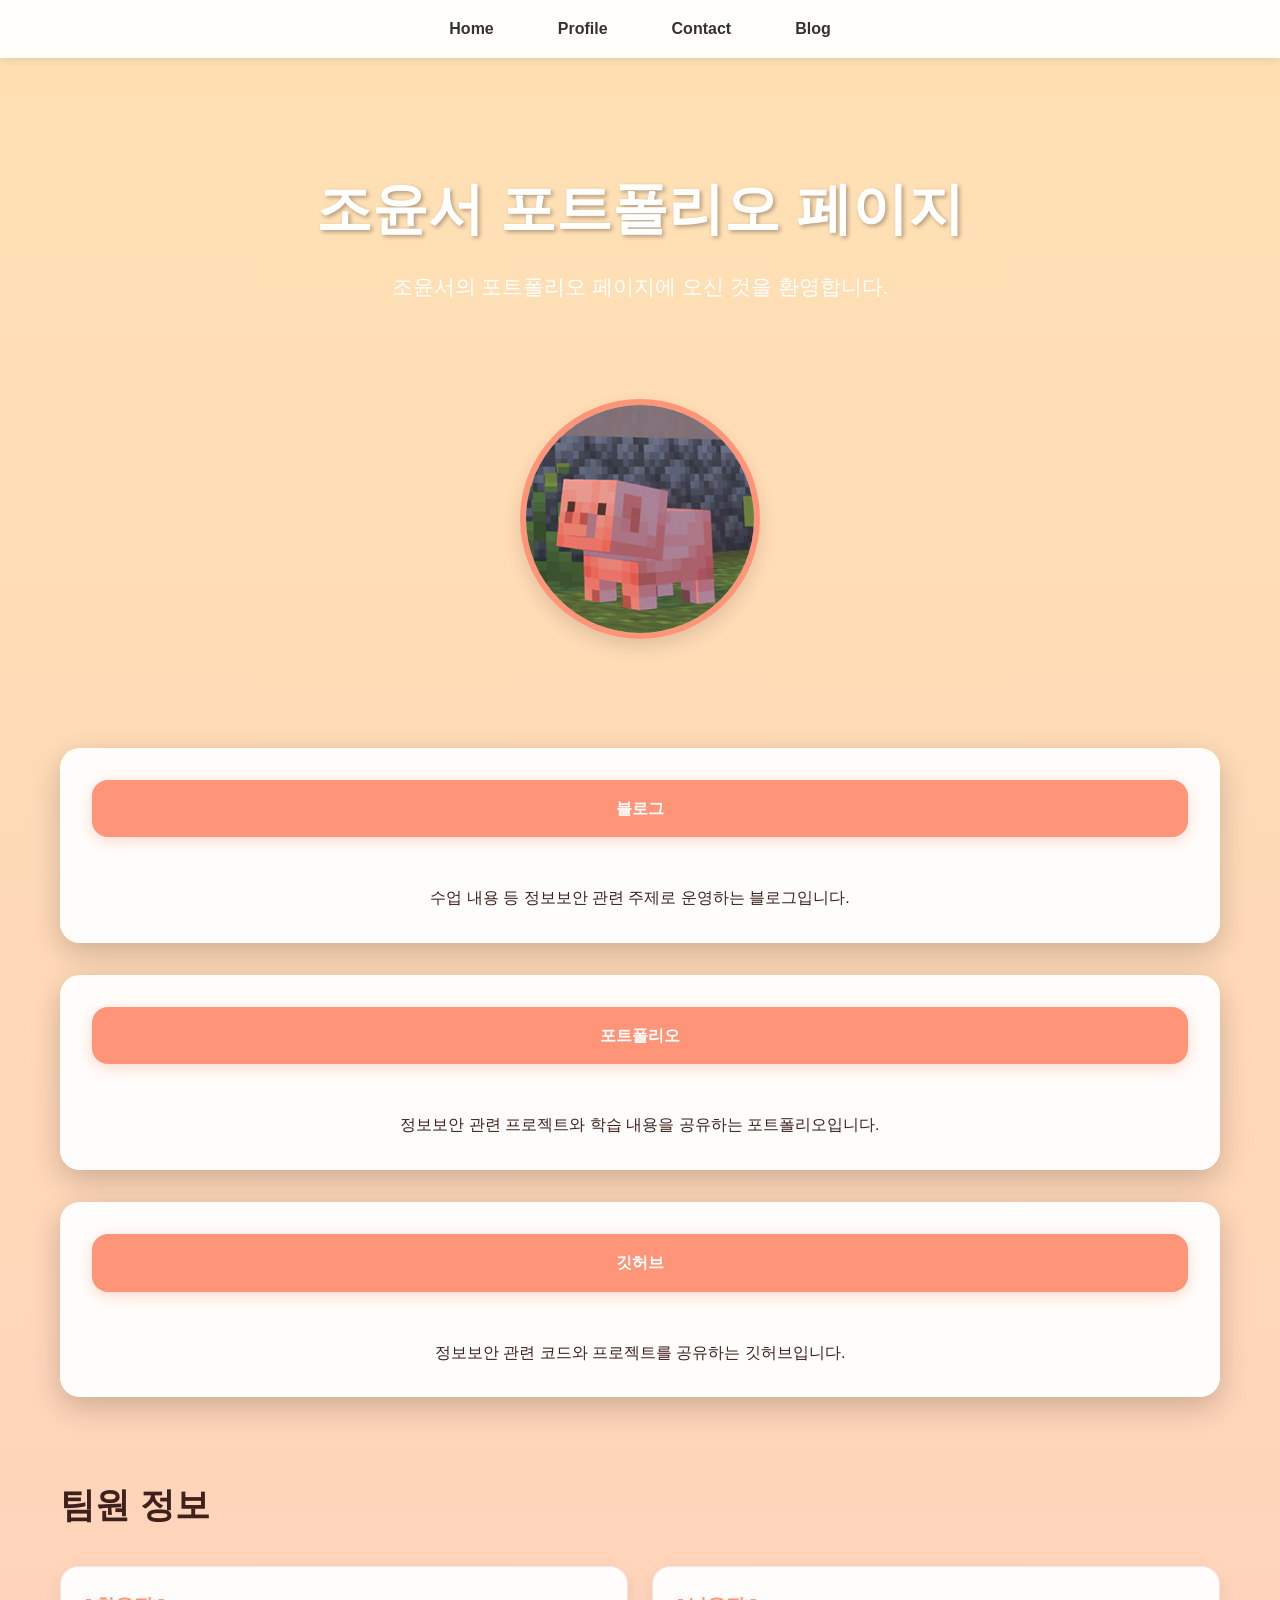
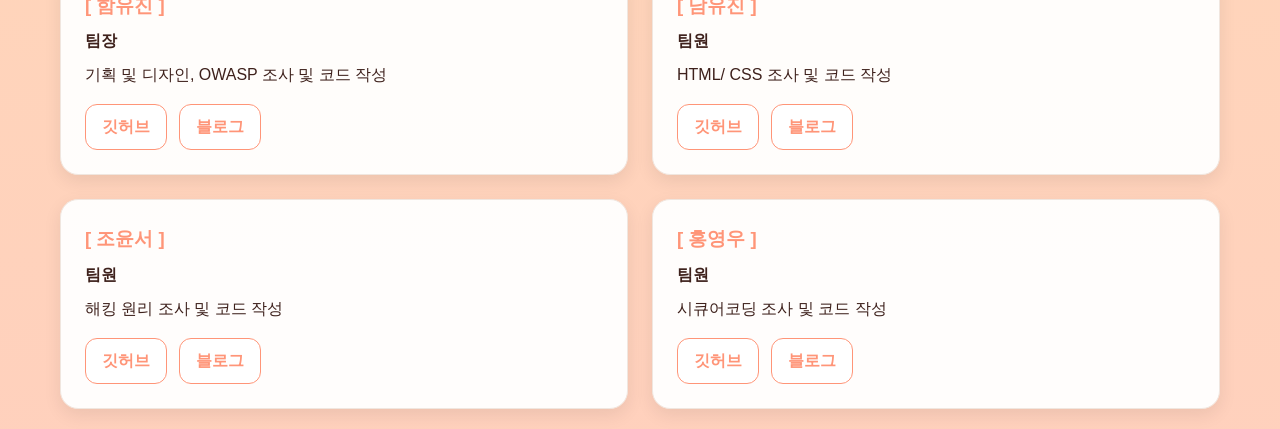
<file: index.html>
<!doctype html>
<html lang="ko">
  <head>
    <meta charset="UTF-8" />
    <meta name="viewport" content="width=device-width, initial-scale=1.0" />
    <title>조윤서 개인 홈페이지</title>
    <link rel="stylesheet" href="css/style.css" />
  </head>
  <body>
    <nav>
      <ul>
        <li><a href="index.html">Home</a></li>
        <li><a href="profile.html">Profile</a></li>
        <li><a href="contact.html">Contact</a></li>
        <li><a href="blog.html">Blog</a></li>
      </ul>
    </nav>

    <div class="container">
      <section id="home" class="active">
        <div class="hero">
          <h1>조윤서 포트폴리오 페이지</h1>
          <p>조윤서의 포트폴리오 페이지에 오신 것을 환영합니다.</p>
        </div>

        <div class="profile-photo">
          <img src="pig.png" alt="yspic" />
        </div>
        <br /><br /><br />

        <div class="profile-grid">
          <div class="card link-card">
            <a
              href="https://blog.naver.com/avac-ode2613"
              target="_blank"
              class="stack-card"
              >블로그</a
            >
            <p>수업 내용 등 정보보안 관련 주제로 운영하는 블로그입니다.</p>
          </div>

          <div class="card link-card">
            <a href="portfolio.html" class="stack-card">포트폴리오</a>
            <p>
              정보보안 관련 프로젝트와 학습 내용을 공유하는 포트폴리오입니다.
            </p>
          </div>

          <div class="card link-card">
            <a
              href="https://github.com/avac2613"
              target="_blank"
              class="stack-card"
              >깃허브</a
            >
            <p>정보보안 관련 코드와 프로젝트를 공유하는 깃허브입니다.</p>
          </div>
        </div>

        <section class="team-section">
          <h2 class="section-title">팀원 정보</h2>

          <div class="team-grid">
            <div class="team-card">
              <h3>[ 함유진 ]</h3>
              <p class="role">팀장</p>
              <p>기획 및 디자인, OWASP 조사 및 코드 작성</p>
              <div class="team-links">
                <a href="https://github.com/chael2" target="_blank">깃허브</a>
                <a href="https://chael2.tistory.com/" target="_blank">블로그</a>
              </div>
            </div>

            <div class="team-card">
              <h3>[ 남유진 ]</h3>
              <p class="role">팀원</p>
              <p>HTML/ CSS 조사 및 코드 작성</p>
              <div class="team-links">
                <a href="https://github.com/yoojin33" target="_blank">깃허브</a>
                <a href="https://blog.naver.com/quarter0330" target="_blank"
                  >블로그</a
                >
              </div>
            </div>

            <div class="team-card">
              <h3>[ 조윤서 ]</h3>
              <p class="role">팀원</p>
              <p>해킹 원리 조사 및 코드 작성</p>
              <div class="team-links">
                <a href="https://github.com/avac2613" target="_blank">깃허브</a>
                <a href="https://blog.naver.com/avac-ode2613" target="_blank"
                  >블로그</a
                >
              </div>
            </div>

            <div class="team-card">
              <h3>[ 홍영우 ]</h3>
              <p class="role">팀원</p>
              <p>시큐어코딩 조사 및 코드 작성</p>
              <div class="team-links">
                <a href="https://github.com/hongwoo0516-commits" target="_blank"
                  >깃허브</a
                >
                <a href="https://blog.naver.com/youngwoo0405" target="_blank"
                  >블로그</a
                >
              </div>
            </div>
          </div>
        </section>
      </section>
    </div>
  </body>
</html>
</file>
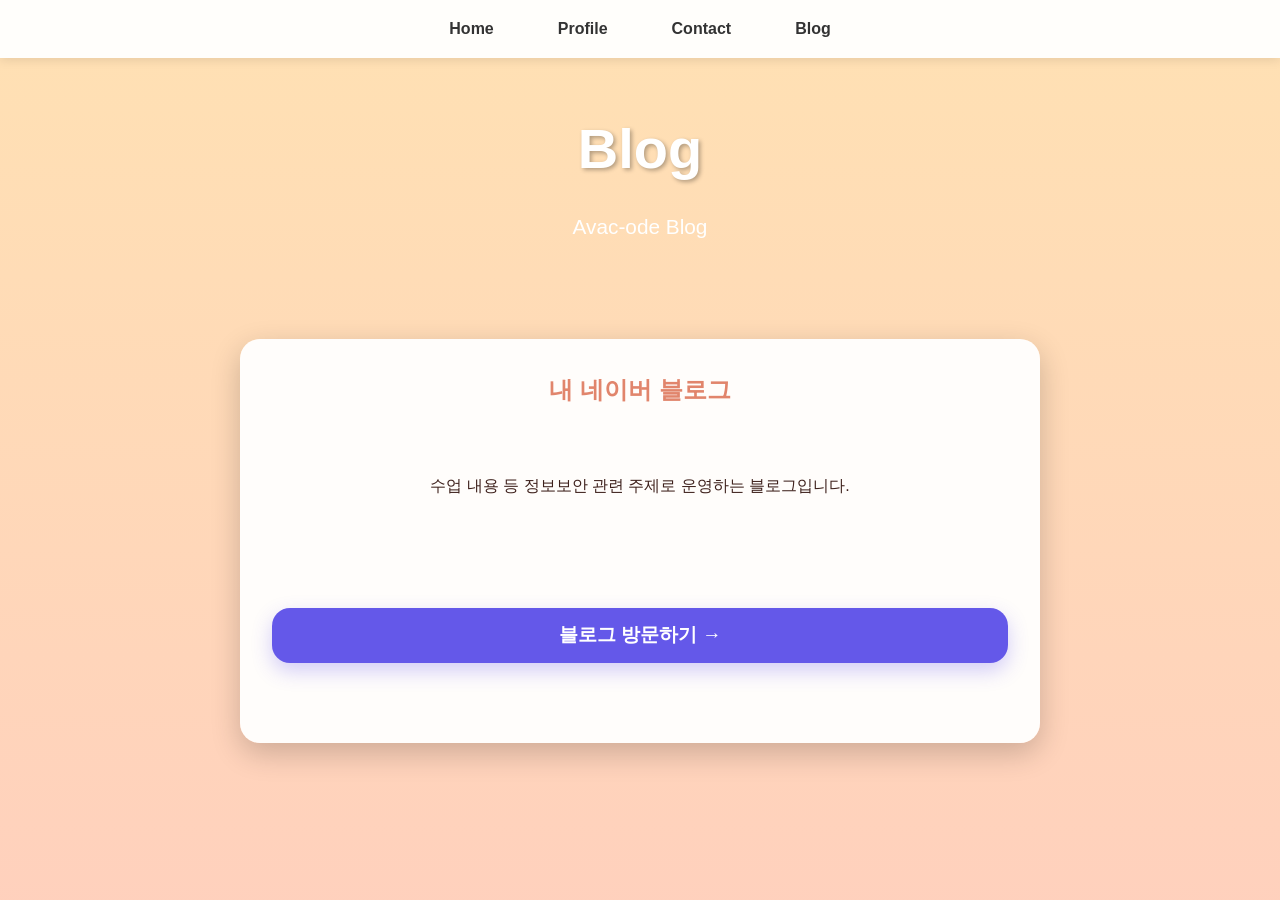
<file: blog.html>
<!DOCTYPE html>
<html lang="en">
<head>
    <meta charset="UTF-8">
    <meta name="viewport" content="width=device-width, initial-scale=1.0">
    <title>Blog</title>
    <link rel="stylesheet" href="css/style.css" />
    <link rel="stylesheet" href="css/profile.css" />

</head>
<body>
    <nav>
      <ul>
        <li><a href="index.html">Home</a></li>
        <li><a href="profile.html">Profile</a></li>
        <li><a href="contact.html">Contact</a></li>
        <li><a href="blog.html">Blog</a></li>
      </ul>
    </nav>

    <div class="container">
      <section id="home" class="active">
      <div class="hero">
      <h1>Blog</h1>
      <p>Avac-ode Blog</p>
      </div>

    <section id="blog">
        <div
          class="card"
          style="max-width: 800px; margin: 0 auto; text-align: center"
        >
          <h2 style="color: #e1856c; margin-bottom: 2rem">내 네이버 블로그</h2>
          <p>
            수업 내용 등 정보보안 관련 주제로 운영하는 블로그입니다.
          </p>
          <br />
          <a
            href="https://blog.naver.com/avac-ode2613"
            target="_blank"
            class="btn"
            style="font-size: 1.2rem; padding: 0.75rem 1.5rem"
          >
            블로그 방문하기 →
          </a>
          <p style="margin-top: 1rem; font-size: 0.9rem; color: #666"></p>
        </div>
      </section>
    </div>
</body>
</html>
</file>
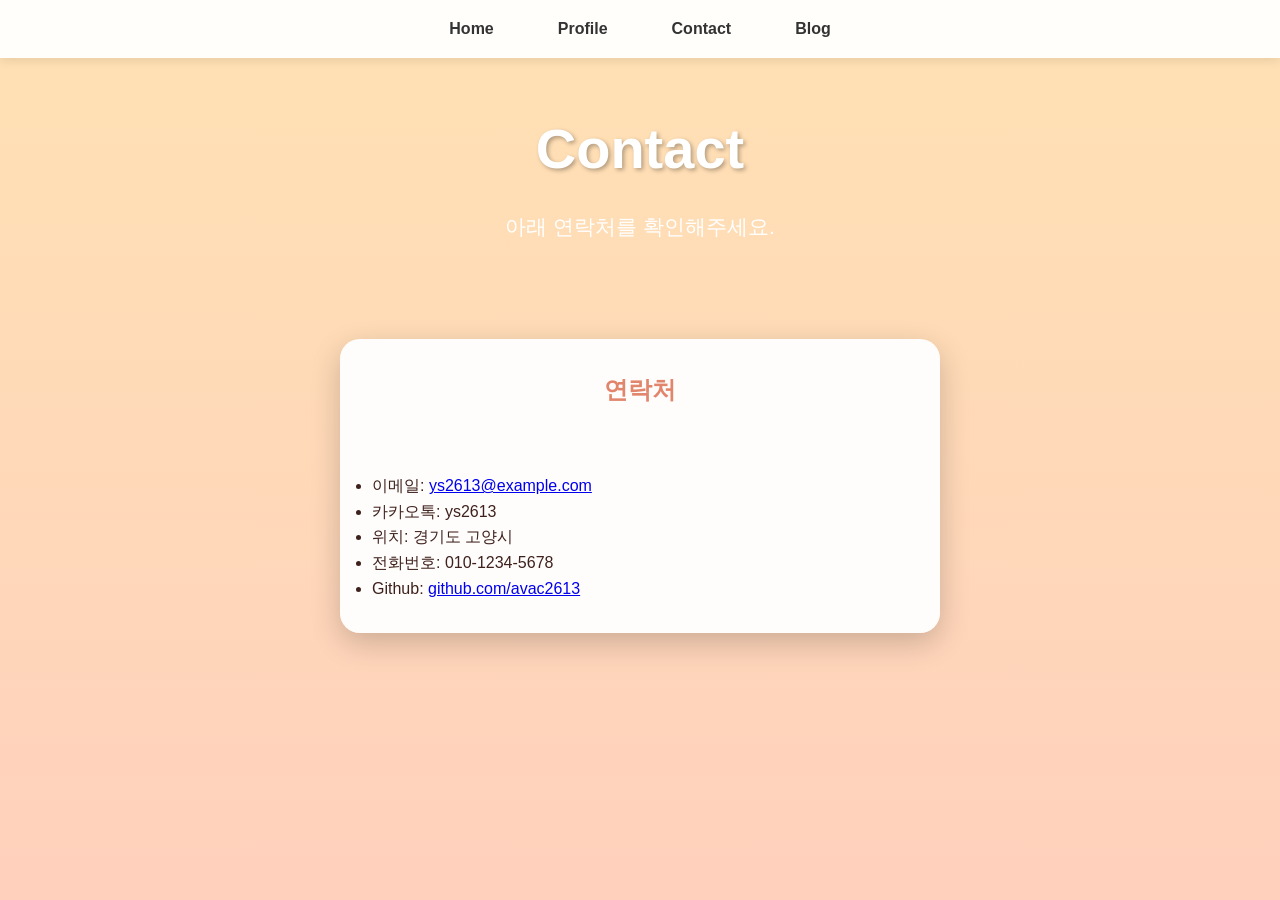
<file: contact.html>
<!doctype html>
<html lang="en">
  <head>
    <meta charset="UTF-8" />
    <meta name="viewport" content="width=device-width, initial-scale=1.0" />
    <title>Contact</title>
    <link rel="stylesheet" href="css/style.css" />
    <link rel="stylesheet" href="css/profile.css" />
  </head>
  <body>
    <nav>
      <ul>
        <li><a href="index.html">Home</a></li>
        <li><a href="profile.html">Profile</a></li>
        <li><a href="contact.html">Contact</a></li>
        <li><a href="blog.html">Blog</a></li>
      </ul>
    </nav>

    <div class="container">
      <section id="home" class="active">
      <div class="hero">
      <h1>Contact</h1>
      <p>아래 연락처를 확인해주세요.</p>
      </div>

    <section id="contact">
      <div class="card" style="max-width: 600px; margin: 0 auto">
        <h2 style="text-align: center; color: #e1856c; margin-bottom: 2rem">
          연락처
        </h2>

        <ul class="contact-list">
          <li>
            이메일:
            <a href="mailto:ys2613@example.com">ys2613@example.com</a>
          </li>
          <li>카카오톡: ys2613</li>
          <li>위치: 경기도 고양시</li>
          <li>전화번호: 010-1234-5678</li>
          <li>
            Github:
            <a href="#" target="_blank">github.com/avac2613</a>
          </li>
        </ul>

      </div>
    </section>
  </body>
</html>
</file>
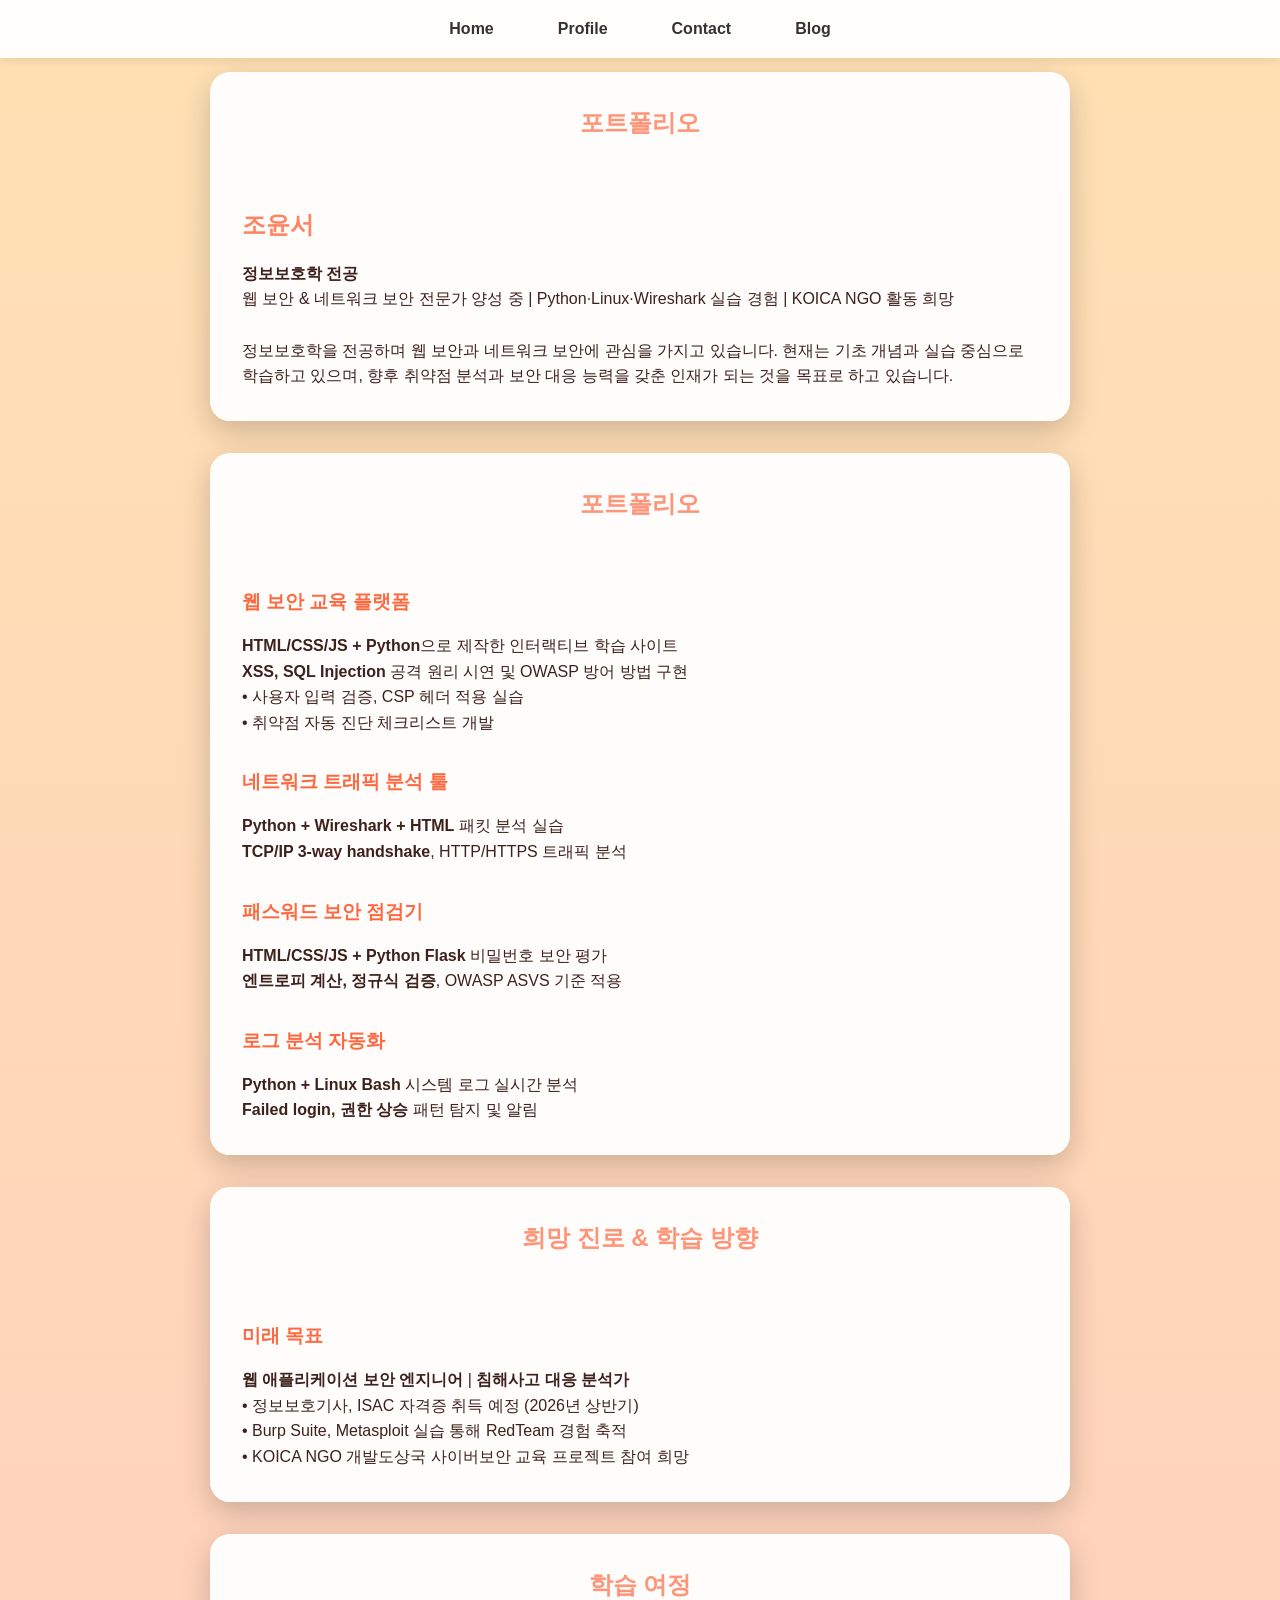
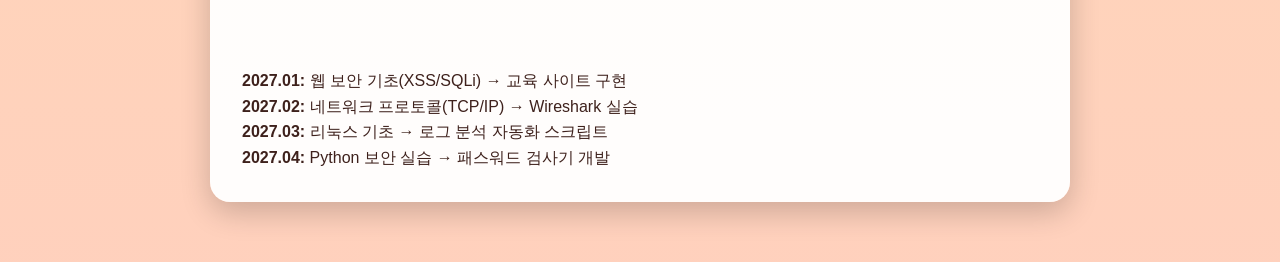
<file: portfolio.html>
<!doctype html>
<html lang="ko">
  <head>
    <meta charset="UTF-8" />
    <meta name="viewport" content="width=device-width, initial-scale=1.0" />
    <title>Portfolio</title>
    <link rel="stylesheet" href="css/style.css" />
    <link rel="stylesheet" href="css/profile.css" />
  </head>
  <body>
    <nav>
      <ul>
        <li><a href="index.html">Home</a></li>
        <li><a href="profile.html">Profile</a></li>
        <li><a href="contact.html">Contact</a></li>
        <li><a href="blog.html">Blog</a></li>
      </ul>
    </nav>

    <div class="container">
      <section id="portfolio">
        <div class="card1">
          <h1 style="text-align: center; color: #ff9578; margin-bottom: 2rem">
            포트폴리오
          </h1>

          <div class="portfolio-item">
            <h2>조윤서</h2>
            <p>
              <strong>정보보호학 전공</strong><br />
              웹 보안 & 네트워크 보안 전문가 양성 중 | Python·Linux·Wireshark
              실습 경험 | KOICA NGO 활동 희망
            </p>
            <br />
            <p>
              정보보호학을 전공하며 웹 보안과 네트워크 보안에 관심을 가지고
              있습니다. 현재는 기초 개념과 실습 중심으로 학습하고 있으며, 향후
              취약점 분석과 보안 대응 능력을 갖춘 인재가 되는 것을 목표로 하고
              있습니다.
            </p>
          </div>
        </div>
      </section>

      <section id="portfolio">
        <div class="card1">
          <h2 style="text-align: center; color: #ff9578; margin-bottom: 2rem">
            포트폴리오
          </h2>

          <div class="portfolio-item">
            <h3>웹 보안 교육 플랫폼</h3>
            <p>
              <strong>HTML/CSS/JS + Python</strong>으로 제작한 인터랙티브 학습
              사이트<br />
              <strong>XSS, SQL Injection</strong> 공격 원리 시연 및 OWASP 방어
              방법 구현<br />
              • 사용자 입력 검증, CSP 헤더 적용 실습<br />
              • 취약점 자동 진단 체크리스트 개발
            </p>
          </div>

          <div class="portfolio-item">
            <h3>네트워크 트래픽 분석 툴</h3>
            <p>
              <strong>Python + Wireshark + HTML</strong> 패킷 분석 실습<br>
              <strong>TCP/IP 3-way handshake</strong>, HTTP/HTTPS 트래픽 분석<br>
            </p>
          </div>

          <div class="portfolio-item">
            <h3>패스워드 보안 점검기</h3>
            <p>
              <strong>HTML/CSS/JS + Python Flask</strong> 비밀번호 보안 평가<br>
              <strong>엔트로피 계산, 정규식 검증</strong>, OWASP ASVS 기준 적용<br>
            </p>
          </div>

          <div class="portfolio-item">
            <h3>로그 분석 자동화</h3>
            <p>
              <strong>Python + Linux Bash</strong> 시스템 로그 실시간 분석<br>
              <strong>Failed login, 권한 상승</strong> 패턴 탐지 및 알림<br>
    </p>
          </div>
      </section>

      <section id="portfolio">
        <div class="card1">
          <h2 style="text-align: center; color: #ff9578; margin-bottom: 2rem">
            희망 진로 & 학습 방향
          </h2>

          <div class="portfolio-item">
            <h3>미래 목표</h3>
            <p>
              <strong>웹 애플리케이션 보안 엔지니어</strong> | <strong>침해사고 대응 분석가</strong><br>
              • 정보보호기사, ISAC 자격증 취득 예정 (2026년 상반기)<br>
              • Burp Suite, Metasploit 실습 통해 RedTeam 경험 축적<br>
              • KOICA NGO 개발도상국 사이버보안 교육 프로젝트 참여 희망
          </p>
          </div>
        </div>
      </section>

      <section id="portfolio">
        <div class="card1">
          <h2 style="text-align: center; color: #ff9578; margin-bottom: 2rem">
            학습 여정
          </h2>

          <div class="portfolio-item">
            <p>
              <strong>2027.01:</strong> 웹 보안 기초(XSS/SQLi) → 교육 사이트 구현<br>
              <strong>2027.02:</strong> 네트워크 프로토콜(TCP/IP) → Wireshark 실습<br>
              <strong>2027.03:</strong> 리눅스 기초 → 로그 분석 자동화 스크립트<br>
              <strong>2027.04:</strong> Python 보안 실습 → 패스워드 검사기 개발
          </p>
          </div>
        </div>
      </section>
    </div>
  </body>
</html>
</file>
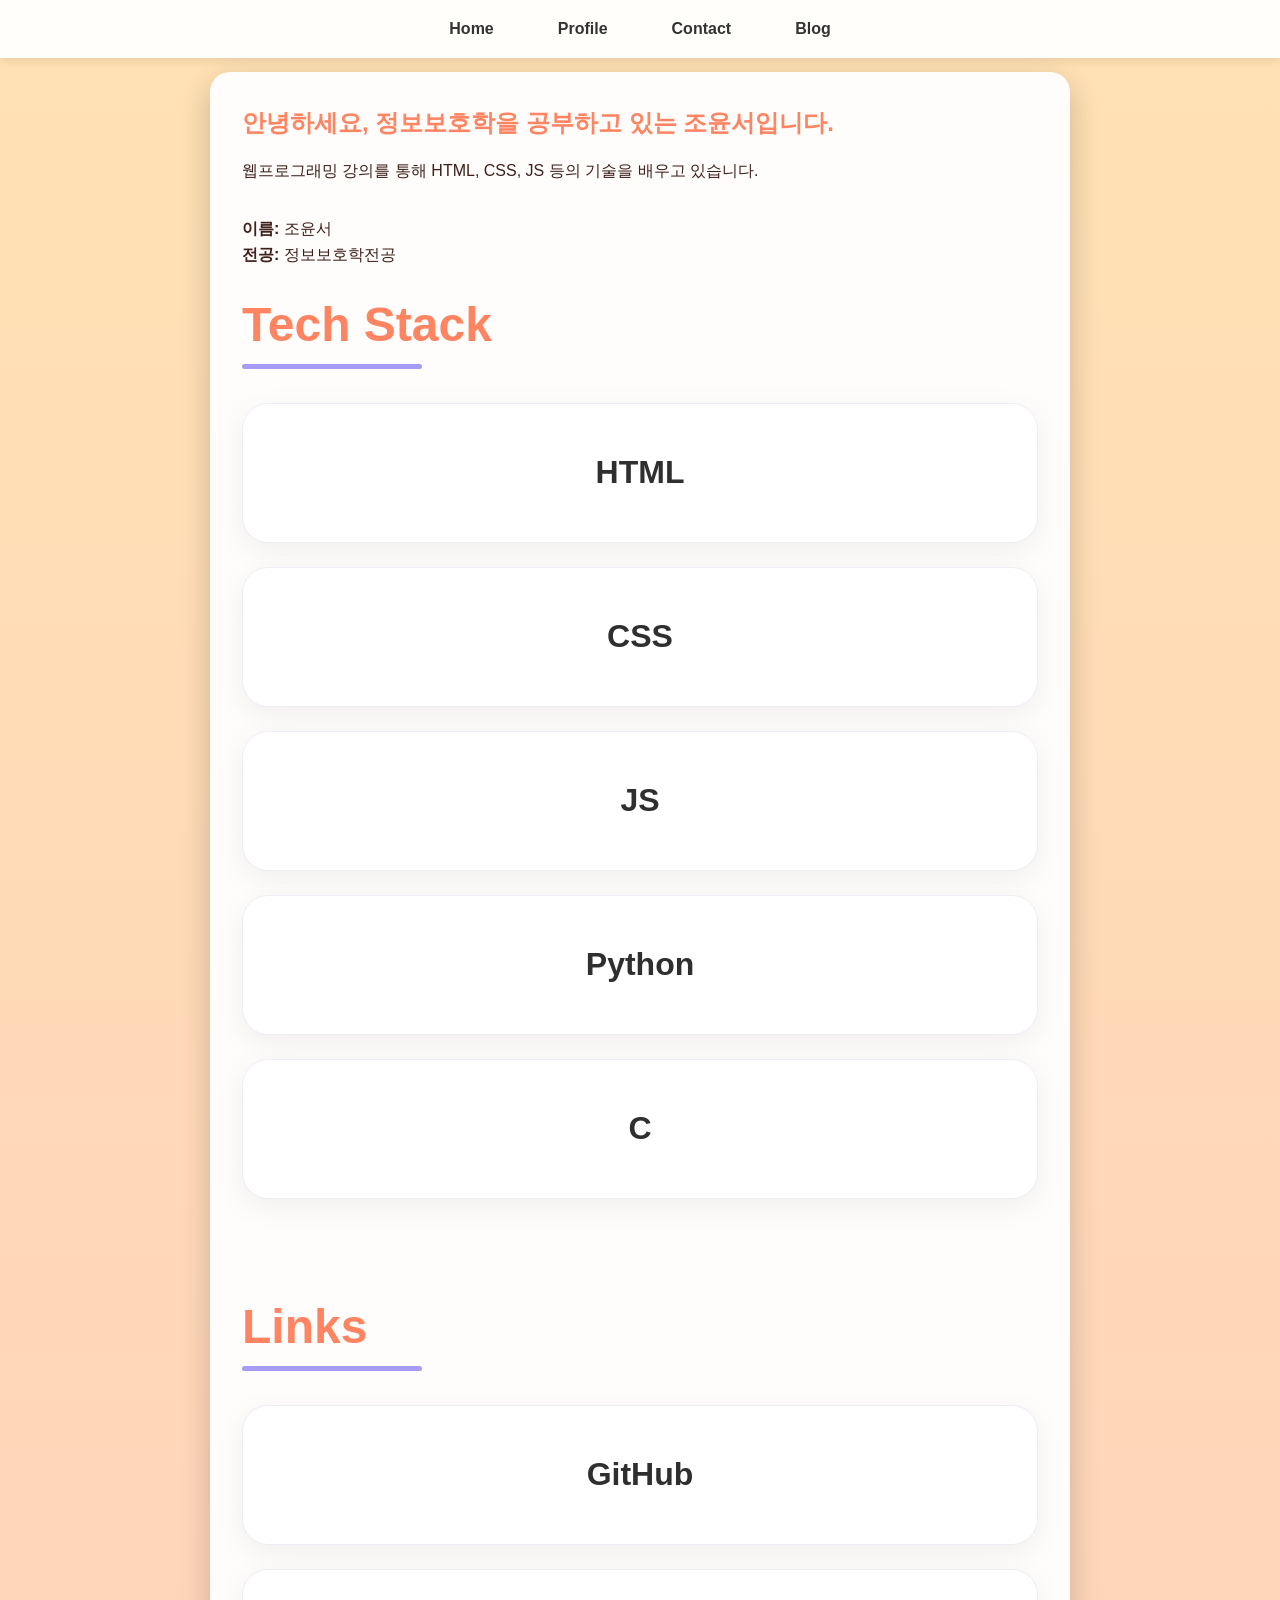
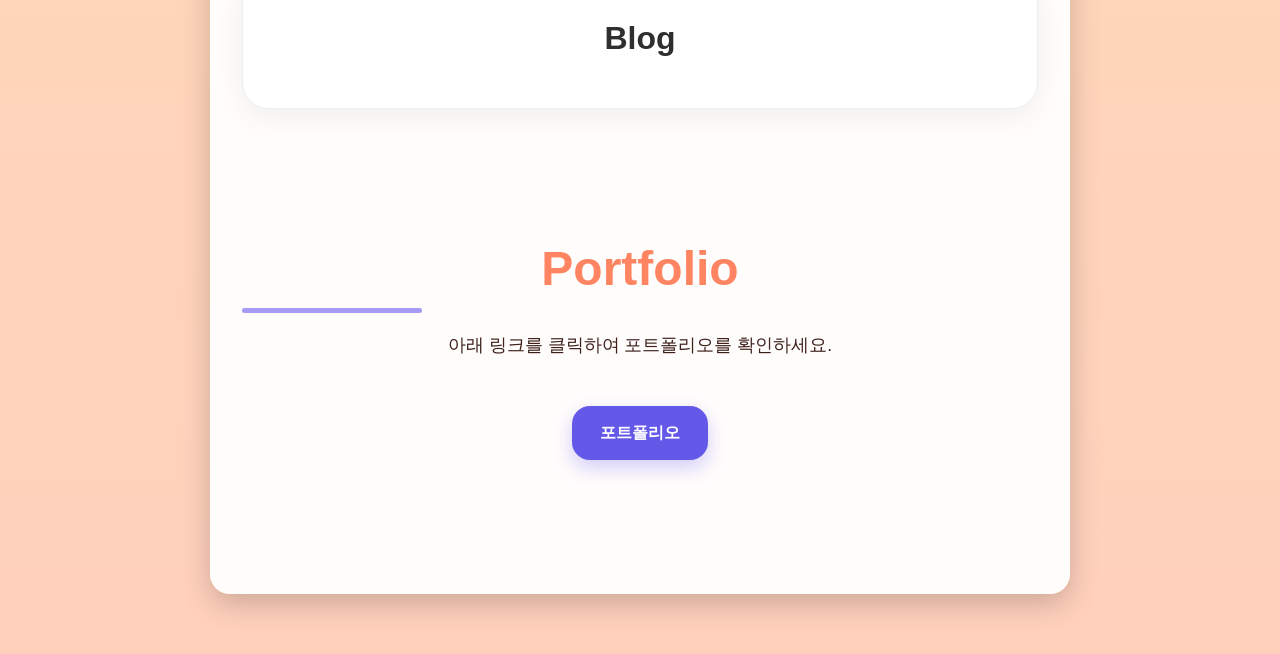
<file: profile.html>
<!doctype html>
<html lang="en">
  <head>
    <meta charset="UTF-8" />
    <meta name="viewport" content="width=device-width, initial-scale=1.0" />
    <title>Profile</title>
    <link rel="stylesheet" href="css/style.css" />
    <link rel="stylesheet" href="css/profile.css" />
  </head>
  <body>
    <nav>
      <ul>
        <li><a href="index.html">Home</a></li>
        <li><a href="profile.html">Profile</a></li>
        <li><a href="contact.html">Contact</a></li>
        <li><a href="blog.html">Blog</a></li>
      </ul>
    </nav>

    <body>
  <div class="container">
    <section id="profile">
      <div class="card1">

        <div class="intro-box">
          <h2>안녕하세요, 정보보호학을 공부하고 있는 조윤서입니다.</h2>
          <p>
            웹프로그래밍 강의를 통해 HTML, CSS, JS 등의 기술을 배우고 있습니다.
          </p>
        </div>

        <div class="profile-info">
          <p><strong>이름:</strong> 조윤서</p>
          <p><strong>전공:</strong> 정보보호학전공</p>
        </div>

        <section class="profile-section">
      <h2 class="section-title">Tech Stack</h2>
      <div class="stack-grid">
        <a href="https://www.w3schools.com/html/default.asp" target="_blank" class="stack-card">HTML</a>
        <a href="https://www.w3schools.com/css/default.asp" target="_blank" class="stack-card">CSS</a>
        <a href="https://www.w3schools.com/js/default.asp" target="_blank" class="stack-card">JS</a>
        <a href="https://www.w3schools.com/python/default.asp" target="_blank" class="stack-card">Python</a>
        <a href="https://www.w3schools.com/c/index.php" target="_blank" class="stack-card">C</a>
      </div>
    </section>

    <section class="profile-section">
      <h2 class="section-title">Links</h2>
      <div class="stack-grid">
        <a href="https://github.com/avac2613" target="_blank" class="stack-card">GitHub</a>
        <a href="https://blog.naver.com/avac-ode2613" target="_blank" class="stack-card">Blog</a>
      </div>
    </section>

    <section id="profile-portfolio" class="profile-section" style="text-align: center;">
      <h2 class="section-title">Portfolio</h2>
      <p class="portfolio-text">아래 링크를 클릭하여 포트폴리오를 확인하세요.</p>
      <a href="portfolio.html" class="btn">포트폴리오</a>
    </section>
  </div>
  </body>
</html>
</file>
<file: css/style.css>
* {
  margin: 0;
  padding: 0;
  box-sizing: border-box;
}

body {
  font-family: 'Segoe UI', Tahoma, Geneva, Verdana, sans-serif;
  line-height: 1.6;
  color: #3e211c;
  background: linear-gradient(#ffe1b3 0%, hsl(18, 100%, 87%) 100%);
  min-height: 100vh;
}

nav {
  position: fixed;
  top: 0;
  width: 100%;
  background: rgba(255, 255, 255, 0.95);
  backdrop-filter: blur(10px);
  z-index: 1000;
  padding: 1rem 0;
  box-shadow: 0 2px 10px rgba(0, 0, 0, 0.1);
}

nav ul {
  list-style: none;
  display: flex;
  justify-content: center;
  gap: 2rem;
}

nav a {
  color: #333;
  font-weight: bold;
  padding: 0.5rem 1rem;
  border-radius: 30px;
  text-decoration: none;
}

/* nav a:hover,
nav a.active {
  background: #667eea;
  color: white;
  transform: translateY(-2px);
} */

.container {
  max-width: 1200px;
  margin: 0 auto;
  padding: 100px 20px 20px;
  min-height: 100vh;
}

/* section {
  display: none;
  animation: fadeIn 0.5s ease-in;
}

section.active {
  display: block;
}

@keyframes fadeIn {
  from {
    opacity: 0;
    transform: translateY(20px);
  }
  to {
    opacity: 1;
    transform: translateY(0);
  }
} */

.hero {
  text-align: center;
  color: white;
  padding: 4rem 0;
}

.hero h1 {
  font-size: 3.5rem;
  margin-bottom: 1rem;
  text-shadow: 2px 2px 4px rgba(0, 0, 0, 0.3);
}

.hero p {
  font-size: 1.3rem;
  margin-bottom: 2rem;
}

.btn {
  display: inline-block;
  background: #ff9578;
  color: white;
  padding: 1rem 2rem;
  border-radius: 20px;
  text-decoration: none;
  font-weight: bold;
  box-shadow: 0 4px 15px #ff937d82;
}

.card {
  background: rgba(255, 255, 255, 0.95);
  padding: 2rem;
  border-radius: 20px;
  box-shadow: 0 10px 30px rgba(0, 0, 0, 0.2);

  display: grid;
  gap: 2rem;
  margin-top: 2rem;
}

.card h3,
.card1 h3 {
  color: #ff9578;
  margin-bottom: 1rem;
}

.link-card {
  text-align: center;
}

.link-card .stack-card {
  display: inline-block;
  width: 100%;
  padding: 1rem 1.2rem;
  margin-bottom: 1rem;
  border-radius: 16px;
  background: #ff9578;
  color: white;
  text-decoration: none;
  font-weight: bold;
  box-shadow: 0 4px 15px rgba(255, 149, 120, 0.35);
}

.link-card p {
  margin: 0;
}

.team-section {
  margin-top: 5rem;
}

.section-title {
  font-size: 2.2rem;
  margin-bottom: 2rem;
  color: #3e211c;
}

.team-grid {
  display: grid;
  gap: 1.5rem;
}

.team-card {
  background: rgba(255, 255, 255, 0.95);
  padding: 1.5rem;
  border-radius: 18px;
  box-shadow: 0 6px 18px rgba(0, 0, 0, 0.08);
  border: 1px solid #f0e6df;
}

.team-card h3 {
  margin-bottom: 0.5rem;
  color: #ff9578;
}

.team-card .role {
  font-weight: bold;
  margin-bottom: 0.5rem;
  color: #3e211c;
}

.team-links {
  margin-top: 1rem;
  display: flex;
  gap: 0.75rem;
  flex-wrap: wrap;
}

.team-links a {
  display: inline-block;
  padding: 0.6rem 1rem;
  border-radius: 12px;
  background: #fff;
  border: 1px solid #ff9578;
  color: #ff9578;
  text-decoration: none;
  font-weight: bold;
}

.team-links a:hover {
  background: #ff9578;
  color: #fff;
}

@media (min-width: 768px) {
  .team-grid {
    grid-template-columns: repeat(2, 1fr);
  }
}

.profile-top {
  margin-top: 2rem;
  margin-bottom: 4rem;
  display: flex;
  justify-content: center;
}

.profile-card {
  display: flex;
  align-items: center;
  gap: 2rem;
  background: rgba(255, 255, 255, 0.95);
  padding: 2rem;
  border-radius: 24px;
  box-shadow: 0 10px 30px rgba(0, 0, 0, 0.08);
  border: 1px solid #f0e6df;
  max-width: 900px;
  width: 100%;
}

.profile-photo {
  flex: 0 0 auto;
  display: flex;
  justify-content: center;
  align-items: center;
}

.profile-photo img {
  width: 240px;
  height: 240px;
  object-fit: cover;
  border-radius: 50%;
  border: 6px solid #ff9578;
  box-shadow: 0 8px 18px rgba(0, 0, 0, 0.12);
  display: block;
}

.profile-text {
  flex: 1;
}

.profile-text h2 {
  margin: 0 0 0.5rem;
  color: #ff9578;
  font-size: 2rem;
}

.profile-text p {
  margin: 0.4rem 0;
  line-height: 1.7;
  color: #3e211c;
}
</file>
<file: css/profile.css>
.card1 {
  background: rgba(255, 255, 255, 0.95);
  padding: 2rem;
  border-radius: 20px;
  box-shadow: 0 10px 30px rgba(0, 0, 0, 0.2);

  display: grid;
  gap: 2rem;
  margin-top: 2rem;
}

.card1 h3 {
  color: #ff683e;
  margin-bottom: 1rem;
}

.card1 h2 {
  color: #ff8462;
  margin-bottom: 1rem;
}

.card1 h1 {
  color: #ffb7a3;
  margin-bottom: 1rem;
}

.card1 p {
  color: #3e211c;
}

#profile-portfolio {
  padding: 2rem 0;
}

#profile-portfolio p {
  margin-bottom: 1.5rem;
  font-size: 1.1rem;
  color: #3e211c;
}

* {
  box-sizing: border-box;
}

.container {
  max-width: 900px;
  margin: 0 auto;
  padding: 40px 20px 60px;
}

.profile-section {
  margin-bottom: 70px;
}

.section-title {
  font-size: 3rem;
  font-weight: 800;
  color: #4b3cf0;
  margin: 0 0 12px;
  line-height: 1.1;
}

.section-title::after {
  content: '';
  display: block;
  width: 180px;
  height: 5px;
  background: #a79cf5;
  margin-top: 12px;
  border-radius: 999px;
}

.intro-card {
  background: #fff;
  border-radius: 26px;
  padding: 38px 34px;
  box-shadow: 0 8px 30px rgba(0, 0, 0, 0.06);
  border: 1px solid #ededf5;
}

.intro-card p,
.portfolio-text {
  font-size: 1.1rem;
  line-height: 1.9;
  color: #333;
  margin: 0;
}

.stack-grid {
  display: grid;
  gap: 24px;
  margin-top: 34px;
}

.stack-card {
  background: #fff;
  border-radius: 26px;
  min-height: 140px;
  display: flex;
  align-items: center;
  justify-content: center;
  text-decoration: none;
  font-size: 2rem;
  font-weight: 700;
  color: #2f2f2f;
  box-shadow: 0 8px 30px rgba(0, 0, 0, 0.06);
  border: 1px solid #ededf5;
  transition:
    transform 0.2s ease,
    box-shadow 0.2s ease;
}

.stack-card:hover {
  transform: translateY(-4px);
  box-shadow: 0 14px 34px rgba(0, 0, 0, 0.1);
}

.btn {
  display: inline-block;
  margin-top: 20px;
  padding: 14px 28px;
  border-radius: 18px;
  background: #6458e9;
  color: white;
  text-decoration: none;
  font-weight: 700;
  box-shadow: 0 8px 20px rgba(75, 60, 240, 0.25);
}

.btn:hover {
  background: #8054e7;
}

@media (max-width: 768px) {
  .section-title {
    font-size: 2.2rem;
  }

  .intro-card {
    padding: 28px 22px;
  }

  .stack-card {
    min-height: 110px;
    font-size: 1.5rem;
  }
}
</file>
